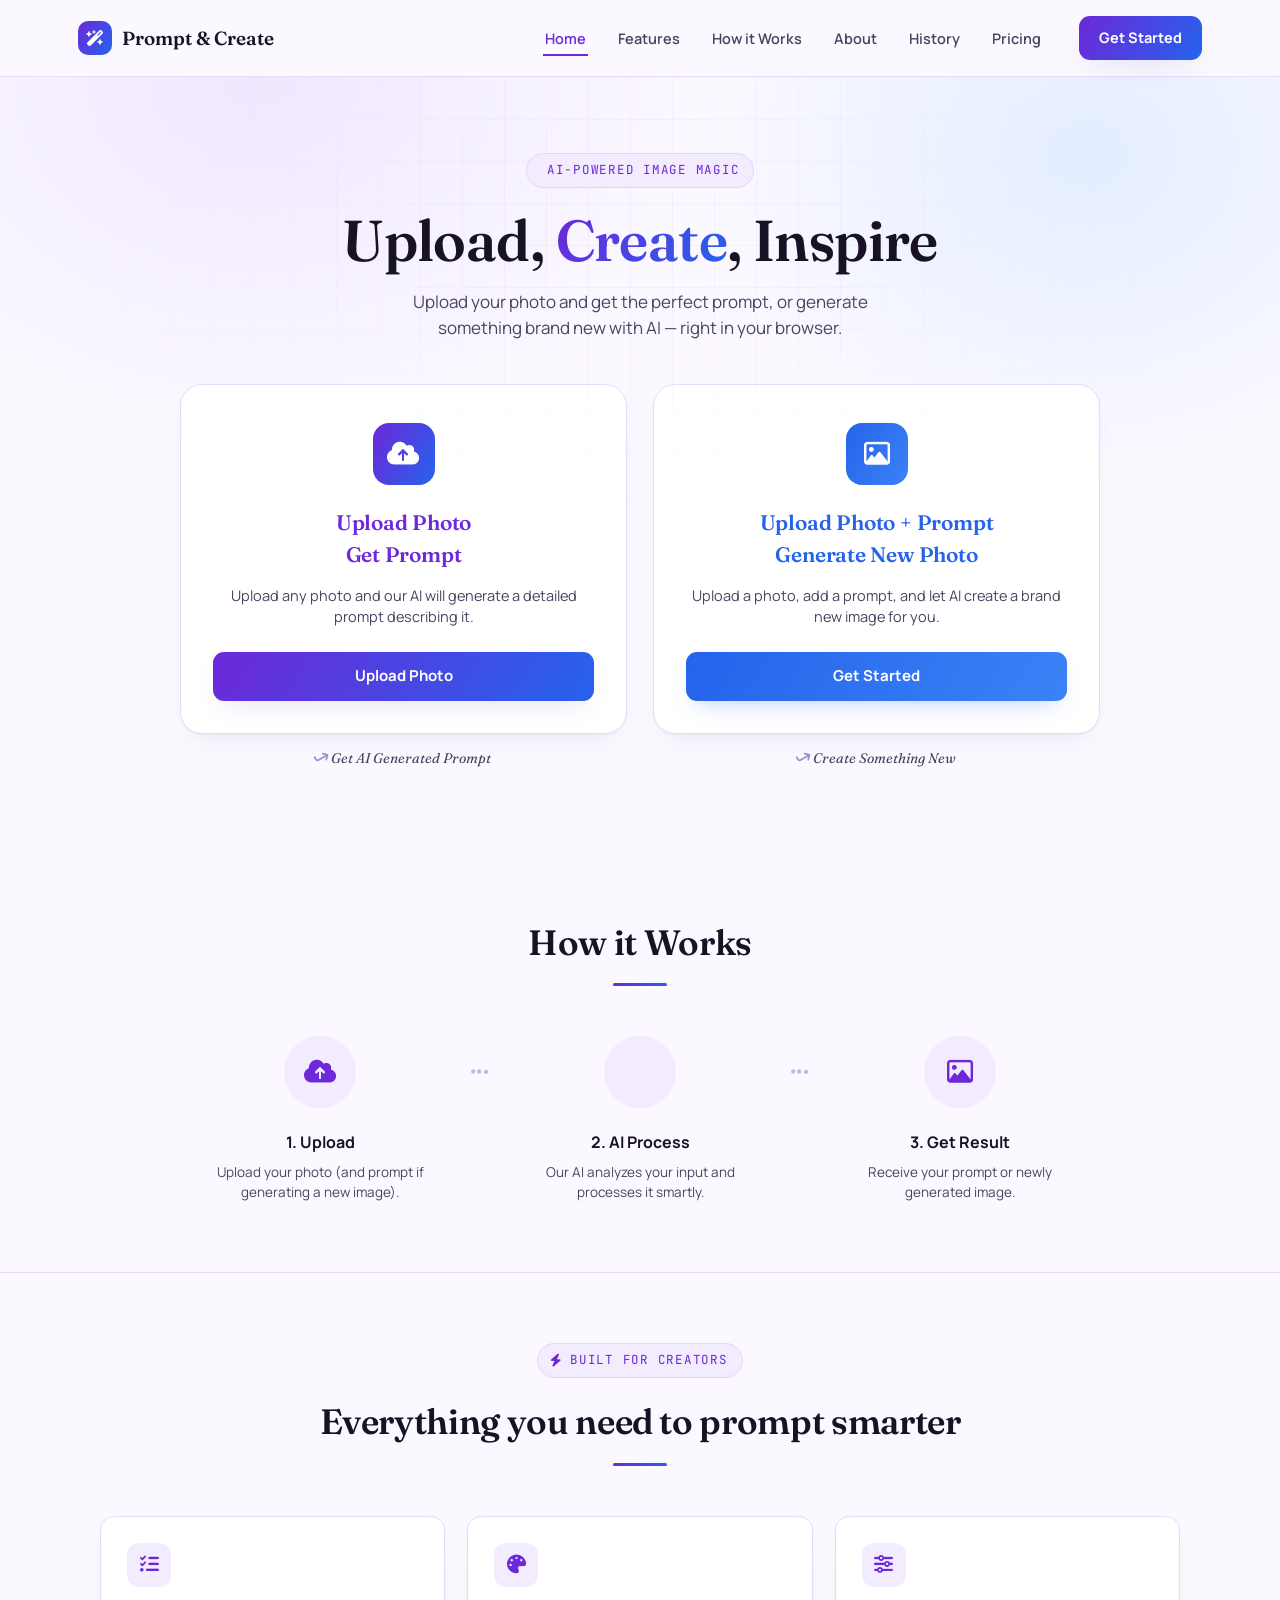
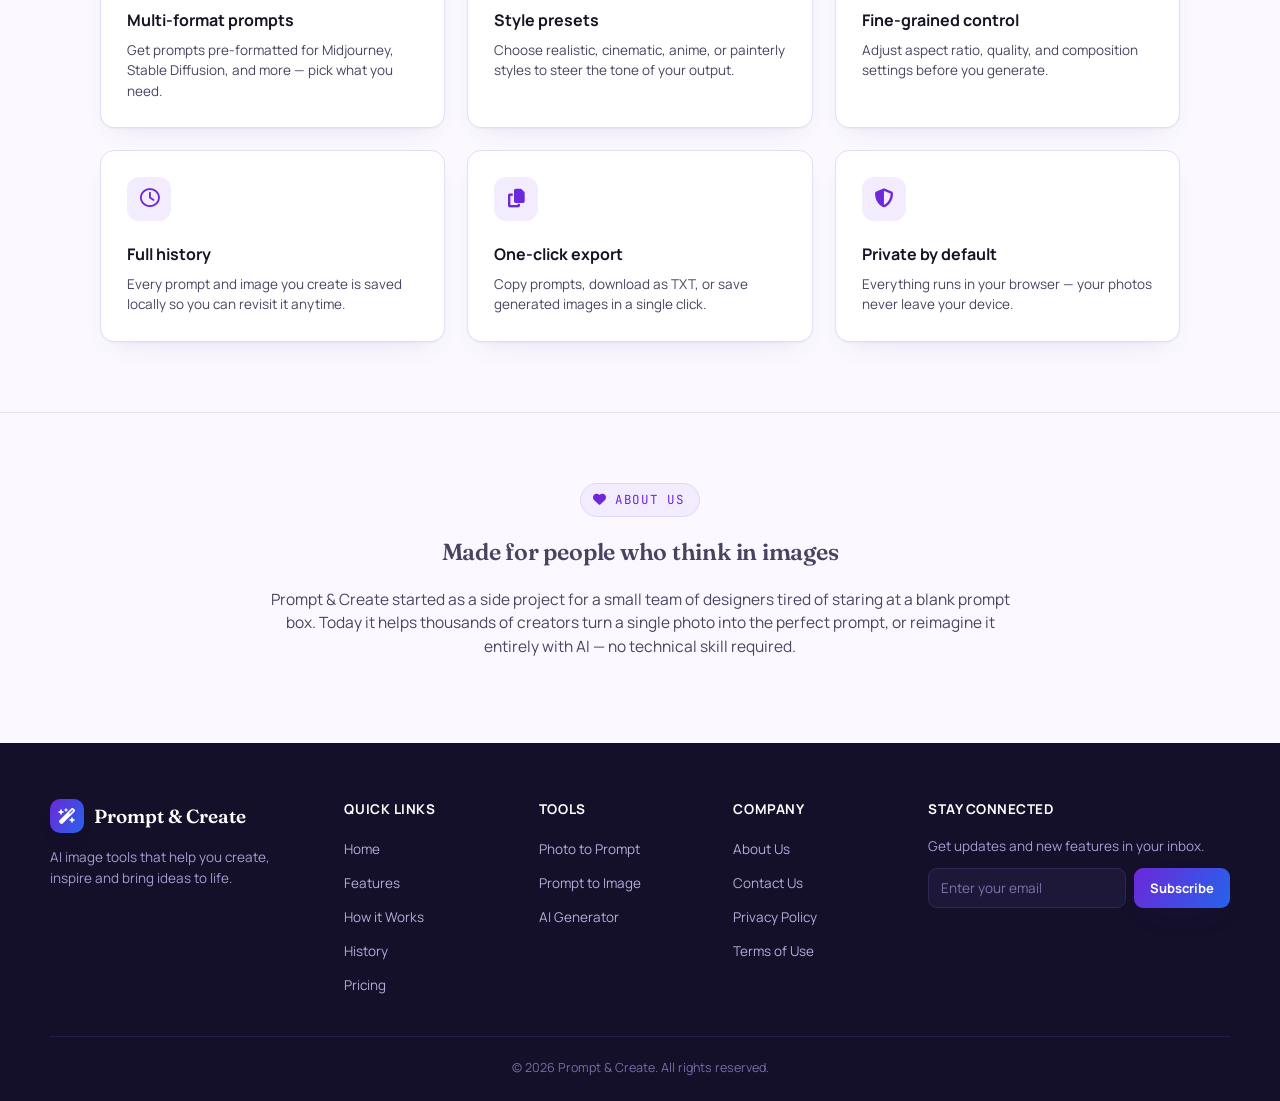
<file: index.html>
<!DOCTYPE html>
<html lang="en">
<head>
<meta charset="UTF-8">
<meta name="viewport" content="width=device-width, initial-scale=1.0">
<title>Prompt & Create — Upload, Create, Inspire</title>
<link rel="preconnect" href="https://fonts.googleapis.com">
<link href="https://fonts.googleapis.com/css2?family=Fraunces:wght@500;600;700&family=Manrope:wght@500;600;700;800&family=JetBrains+Mono:wght@500&display=swap" rel="stylesheet">
<link rel="stylesheet" href="https://cdnjs.cloudflare.com/ajax/libs/font-awesome/6.5.1/css/all.min.css">
<link rel="stylesheet" href="styles.css">
</head>
<body>

<nav class="nav">
  <div class="nav-inner" id="navInner">
    <a href="index.html" class="brand"><span class="brand-mark"><i class="fa-solid fa-wand-magic-sparkles"></i></span>Prompt & Create</a>
    <ul class="nav-links">
      <li><a href="index.html" class="active">Home</a></li>
      <li><a href="index.html#features">Features</a></li>
      <li><a href="index.html#how">How it Works</a></li>
      <li><a href="index.html#about">About</a></li>
      <li><a href="history.html">History</a></li>
      <li><a href="pricing.html">Pricing</a></li>
    </ul>
    <a href="index.html" class="btn btn-primary">Get Started</a>
    <button class="menu-toggle" id="menuToggle" aria-label="Toggle menu"><i class="fa-solid fa-bars"></i></button>
  </div>
</nav>

<header class="hero">
  <div class="hero-inner">
    <span class="eyebrow"><i class="fa-solid fa-sparkles spark"></i> AI‑Powered Image Magic</span>
    <h1>Upload, <span class="text-grad">Create</span>, Inspire</h1>
    <p class="lead">Upload your photo and get the perfect prompt, or generate something brand new with AI — right in your browser.</p>
  </div>

  <div class="option-grid">
    <div class="option-card violet">
      <div class="option-icon violet"><i class="fa-solid fa-cloud-arrow-up"></i></div>
      <h3>Upload Photo<br>Get Prompt</h3>
      <p>Upload any photo and our AI will generate a detailed prompt describing it.</p>
      <a href="photo-to-prompt.html" class="btn btn-primary">Upload Photo</a>
    </div>
    <div class="option-card blue">
      <div class="option-icon blue"><i class="fa-regular fa-image"></i></div>
      <h3>Upload Photo + Prompt<br>Generate New Photo</h3>
      <p>Upload a photo, add a prompt, and let AI create a brand new image for you.</p>
      <a href="prompt-to-image.html" class="btn btn-blue">Get Started</a>
    </div>
  </div>
  <div class="option-grid" style="margin-top:0;">
    <p class="option-tag"><i class="fa-solid fa-arrow-turn-up" style="transform:rotate(60deg); color:#9b8fce;"></i> Get AI Generated Prompt</p>
    <p class="option-tag"><i class="fa-solid fa-arrow-turn-up" style="transform:rotate(60deg); color:#9b8fce;"></i> Create Something New</p>
  </div>
</header>

<section class="section" id="how">
  <div class="section-title">
    <h2>How it Works</h2>
    <div class="rule"></div>
  </div>
  <div class="steps">
    <div class="step">
      <div class="step-icon"><i class="fa-solid fa-cloud-arrow-up"></i></div>
      <h4>1. Upload</h4>
      <p>Upload your photo (and prompt if generating a new image).</p>
    </div>
    <div class="step-link"><i class="fa-solid fa-ellipsis"></i></div>
    <div class="step">
      <div class="step-icon"><i class="fa-solid fa-sparkles"></i></div>
      <h4>2. AI Process</h4>
      <p>Our AI analyzes your input and processes it smartly.</p>
    </div>
    <div class="step-link"><i class="fa-solid fa-ellipsis"></i></div>
    <div class="step">
      <div class="step-icon"><i class="fa-regular fa-image"></i></div>
      <h4>3. Get Result</h4>
      <p>Receive your prompt or newly generated image.</p>
    </div>
  </div>
</section>

<section class="section" id="features" style="background:#fbf9ff; border-top:1px solid var(--line); border-bottom:1px solid var(--line);">
  <div class="section-title">
    <span class="eyebrow"><i class="fa-solid fa-bolt spark"></i> Built for creators</span>
    <h2 style="margin-top:18px;">Everything you need to prompt smarter</h2>
    <div class="rule"></div>
  </div>
  <div class="feature-grid">
    <div class="feature-card">
      <div class="icon"><i class="fa-solid fa-list-check"></i></div>
      <h4>Multi‑format prompts</h4>
      <p>Get prompts pre‑formatted for Midjourney, Stable Diffusion, and more — pick what you need.</p>
    </div>
    <div class="feature-card">
      <div class="icon"><i class="fa-solid fa-palette"></i></div>
      <h4>Style presets</h4>
      <p>Choose realistic, cinematic, anime, or painterly styles to steer the tone of your output.</p>
    </div>
    <div class="feature-card">
      <div class="icon"><i class="fa-solid fa-sliders"></i></div>
      <h4>Fine‑grained control</h4>
      <p>Adjust aspect ratio, quality, and composition settings before you generate.</p>
    </div>
    <div class="feature-card">
      <div class="icon"><i class="fa-regular fa-clock"></i></div>
      <h4>Full history</h4>
      <p>Every prompt and image you create is saved locally so you can revisit it anytime.</p>
    </div>
    <div class="feature-card">
      <div class="icon"><i class="fa-solid fa-copy"></i></div>
      <h4>One‑click export</h4>
      <p>Copy prompts, download as TXT, or save generated images in a single click.</p>
    </div>
    <div class="feature-card">
      <div class="icon"><i class="fa-solid fa-shield-halved"></i></div>
      <h4>Private by default</h4>
      <p>Everything runs in your browser — your photos never leave your device.</p>
    </div>
  </div>
</section>

<section class="section" id="about">
  <div class="about-wrap">
    <span class="eyebrow"><i class="fa-solid fa-heart spark"></i> About us</span>
    <h2 style="margin-top:18px;">Made for people who think in images</h2>
    <p>Prompt & Create started as a side project for a small team of designers tired of staring at a blank prompt box. Today it helps thousands of creators turn a single photo into the perfect prompt, or reimagine it entirely with AI — no technical skill required.</p>
  </div>
</section>

<footer class="site-footer">
  <div class="footer-grid">
    <div class="footer-brand">
      <a href="index.html" class="brand"><span class="brand-mark"><i class="fa-solid fa-wand-magic-sparkles"></i></span>Prompt & Create</a>
      <p>AI image tools that help you create, inspire and bring ideas to life.</p>
    </div>
    <div>
      <h5>Quick Links</h5>
      <ul>
        <li><a href="index.html" class="footlink">Home</a></li>
        <li><a href="index.html#features" class="footlink">Features</a></li>
        <li><a href="index.html#how" class="footlink">How it Works</a></li>
        <li><a href="history.html" class="footlink">History</a></li>
        <li><a href="pricing.html" class="footlink">Pricing</a></li>
      </ul>
    </div>
    <div>
      <h5>Tools</h5>
      <ul>
        <li><a href="photo-to-prompt.html" class="footlink">Photo to Prompt</a></li>
        <li><a href="prompt-to-image.html" class="footlink">Prompt to Image</a></li>
        <li><a href="#" class="footlink" data-soon="AI Generator">AI Generator</a></li>
      </ul>
    </div>
    <div>
      <h5>Company</h5>
      <ul>
        <li><a href="index.html#about" class="footlink">About Us</a></li>
        <li><a href="#" class="footlink" id="contactUsLink">Contact Us</a></li>
        <li><a href="#" class="footlink" data-soon="Privacy Policy">Privacy Policy</a></li>
        <li><a href="#" class="footlink" data-soon="Terms of Use">Terms of Use</a></li>
      </ul>
    </div>
    <div>
      <h5>Stay Connected</h5>
      <p style="font-size:13.5px; color:#a79bd1; margin-bottom:12px;">Get updates and new features in your inbox.</p>
      <form class="subscribe-row" id="subscribeForm">
        <input type="email" placeholder="Enter your email" required>
        <button type="submit" class="btn btn-primary btn-sm">Subscribe</button>
      </form>
    </div>
  </div>
  <div class="footer-bottom">&copy; 2026 Prompt & Create. All rights reserved.</div>
</footer>

<div class="toast" id="toast"><i class="fa-solid fa-circle-check ic"></i><span id="toastMsg">Done</span></div>

<script src="script.js"></script>
</body>
</html>
</file>
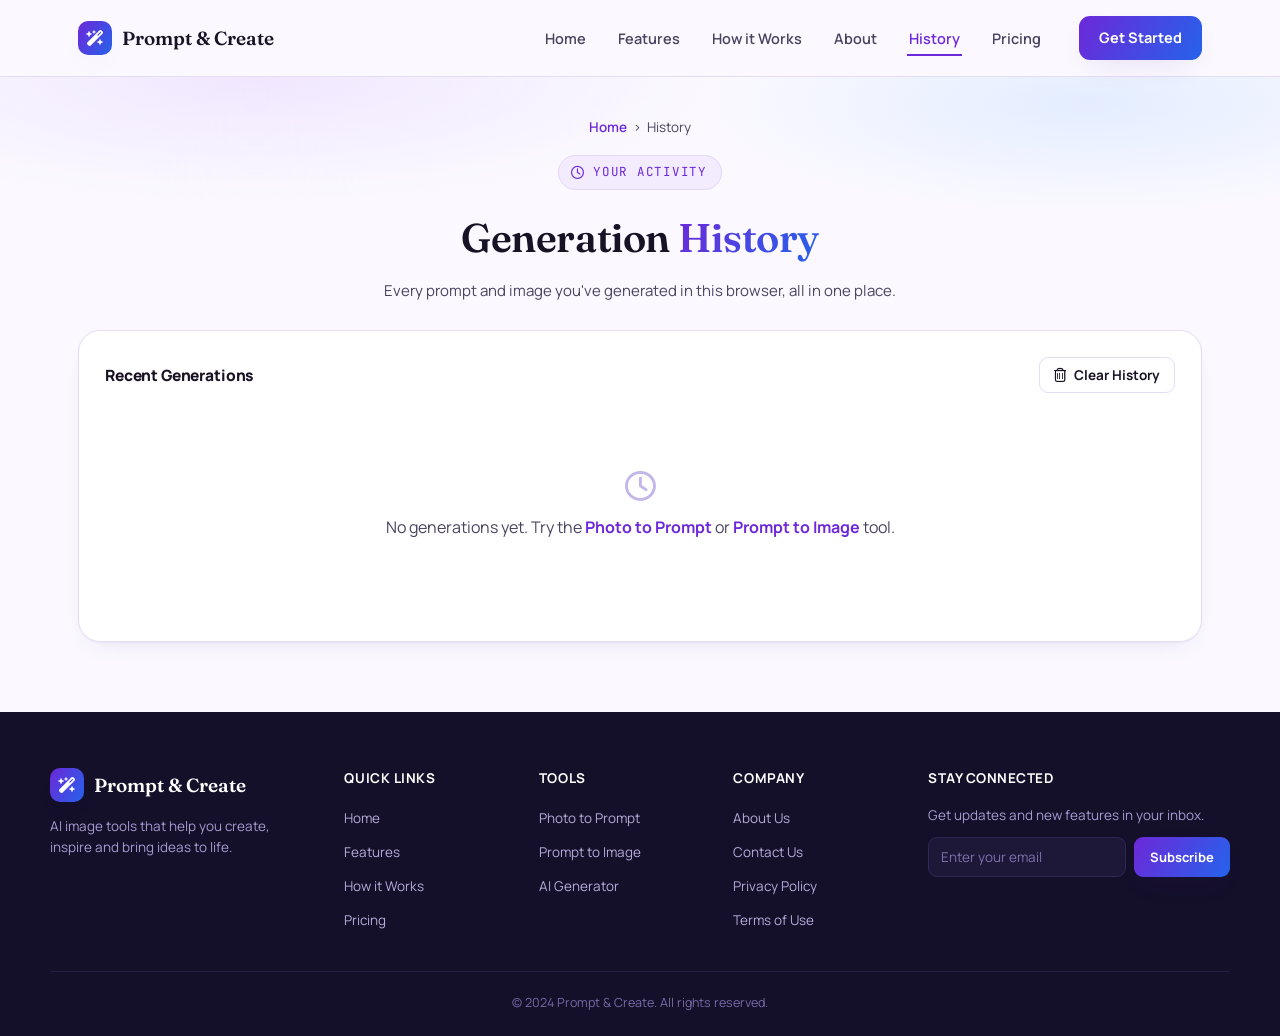
<file: history.html>
<!DOCTYPE html>
<html lang="en">
<head>
<meta charset="UTF-8">
<meta name="viewport" content="width=device-width, initial-scale=1.0">
<title>History — Prompt & Create</title>
<link rel="preconnect" href="https://fonts.googleapis.com">
<link href="https://fonts.googleapis.com/css2?family=Fraunces:wght@500;600;700&family=Manrope:wght@500;600;700;800&family=JetBrains+Mono:wght@500&display=swap" rel="stylesheet">
<link rel="stylesheet" href="https://cdnjs.cloudflare.com/ajax/libs/font-awesome/6.5.1/css/all.min.css">
<link rel="stylesheet" href="styles.css">
</head>
<body>

<nav class="nav">
  <div class="nav-inner" id="navInner">
    <a href="index.html" class="brand"><span class="brand-mark"><i class="fa-solid fa-wand-magic-sparkles"></i></span>Prompt & Create</a>
    <ul class="nav-links">
      <li><a href="index.html">Home</a></li>
      <li><a href="index.html#features">Features</a></li>
      <li><a href="index.html#how">How it Works</a></li>
      <li><a href="index.html#about">About</a></li>
      <li><a href="history.html" class="active">History</a></li>
      <li><a href="pricing.html">Pricing</a></li>
    </ul>
    <a href="index.html" class="btn btn-primary">Get Started</a>
    <button class="menu-toggle" id="menuToggle" aria-label="Toggle menu"><i class="fa-solid fa-bars"></i></button>
  </div>
</nav>

<header class="tool-header">
  <div class="crumb"><a href="index.html">Home</a><span>›</span><span>History</span></div>
  <span class="eyebrow"><i class="fa-regular fa-clock spark"></i> Your activity</span>
  <h1>Generation <span class="text-grad">History</span></h1>
  <p>Every prompt and image you've generated in this browser, all in one place.</p>
</header>

<main class="tool-body">
  <section class="panel">
    <div class="panel-head">
      <h3 style="flex:1;">Recent Generations</h3>
      <button class="btn btn-ghost btn-sm" id="clearHistoryBtn"><i class="fa-regular fa-trash-can"></i> Clear History</button>
    </div>
    <div id="historyWrap">
      <!-- filled by JS -->
    </div>
  </section>
</main>

<footer class="site-footer">
  <div class="footer-grid">
    <div class="footer-brand">
      <a href="index.html" class="brand"><span class="brand-mark"><i class="fa-solid fa-wand-magic-sparkles"></i></span>Prompt & Create</a>
      <p>AI image tools that help you create, inspire and bring ideas to life.</p>
    </div>
    <div>
      <h5>Quick Links</h5>
      <ul>
        <li><a href="index.html" class="footlink">Home</a></li>
        <li><a href="index.html#features" class="footlink">Features</a></li>
        <li><a href="index.html#how" class="footlink">How it Works</a></li>
        <li><a href="pricing.html" class="footlink">Pricing</a></li>
      </ul>
    </div>
    <div>
      <h5>Tools</h5>
      <ul>
        <li><a href="photo-to-prompt.html" class="footlink">Photo to Prompt</a></li>
        <li><a href="prompt-to-image.html" class="footlink">Prompt to Image</a></li>
        <li><a href="#" class="footlink" data-soon="AI Generator">AI Generator</a></li>
      </ul>
    </div>
    <div>
      <h5>Company</h5>
      <ul>
        <li><a href="index.html#about" class="footlink">About Us</a></li>
        <li><a href="#" class="footlink">Contact Us</a></li>
        <li><a href="#" class="footlink" data-soon="Privacy Policy">Privacy Policy</a></li>
        <li><a href="#" class="footlink" data-soon="Terms of Use">Terms of Use</a></li>
      </ul>
    </div>
    <div>
      <h5>Stay Connected</h5>
      <p style="font-size:13.5px; color:#a79bd1; margin-bottom:12px;">Get updates and new features in your inbox.</p>
      <form class="subscribe-row" id="subscribeForm">
        <input type="email" placeholder="Enter your email" required>
        <button type="submit" class="btn btn-primary btn-sm">Subscribe</button>
      </form>
    </div>
  </div>
  <div class="footer-bottom">&copy; 2024 Prompt & Create. All rights reserved.</div>
</footer>

<div class="toast" id="toast"><i class="fa-solid fa-circle-check ic"></i><span id="toastMsg">Done</span></div>

<script src="script.js"></script>
</body>
</html>
</file>
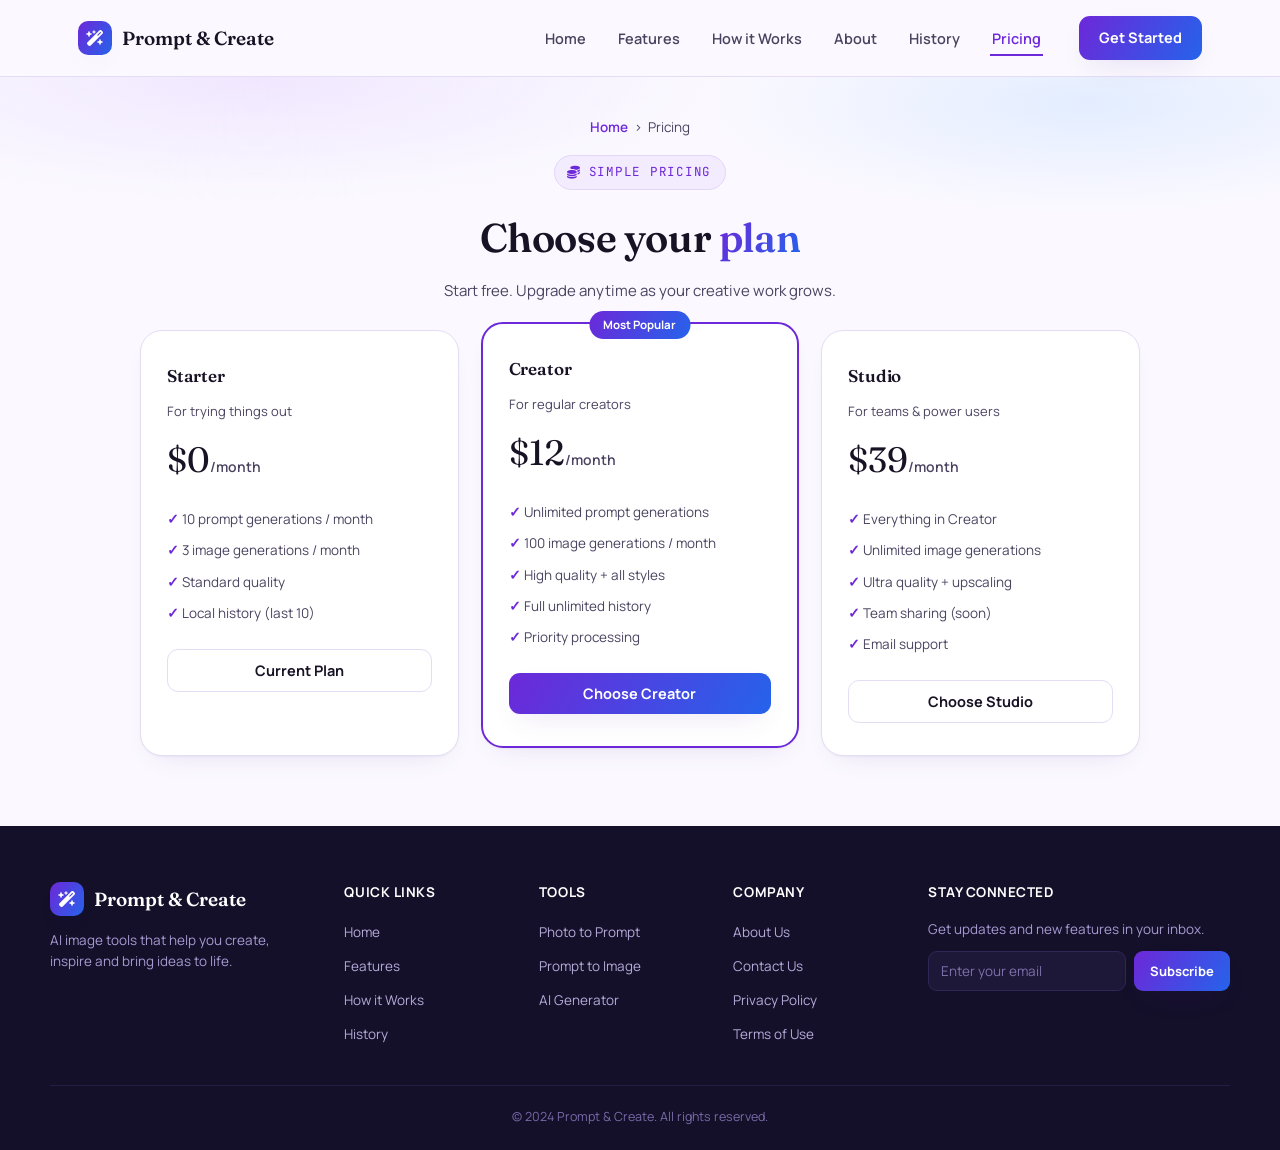
<file: pricing.html>
<!DOCTYPE html>
<html lang="en">
<head>
<meta charset="UTF-8">
<meta name="viewport" content="width=device-width, initial-scale=1.0">
<title>Pricing — Prompt & Create</title>
<link rel="preconnect" href="https://fonts.googleapis.com">
<link href="https://fonts.googleapis.com/css2?family=Fraunces:wght@500;600;700&family=Manrope:wght@500;600;700;800&family=JetBrains+Mono:wght@500&display=swap" rel="stylesheet">
<link rel="stylesheet" href="https://cdnjs.cloudflare.com/ajax/libs/font-awesome/6.5.1/css/all.min.css">
<link rel="stylesheet" href="styles.css">
</head>
<body>

<nav class="nav">
  <div class="nav-inner" id="navInner">
    <a href="index.html" class="brand"><span class="brand-mark"><i class="fa-solid fa-wand-magic-sparkles"></i></span>Prompt & Create</a>
    <ul class="nav-links">
      <li><a href="index.html">Home</a></li>
      <li><a href="index.html#features">Features</a></li>
      <li><a href="index.html#how">How it Works</a></li>
      <li><a href="index.html#about">About</a></li>
      <li><a href="history.html">History</a></li>
      <li><a href="pricing.html" class="active">Pricing</a></li>
    </ul>
    <a href="index.html" class="btn btn-primary">Get Started</a>
    <button class="menu-toggle" id="menuToggle" aria-label="Toggle menu"><i class="fa-solid fa-bars"></i></button>
  </div>
</nav>

<header class="tool-header">
  <div class="crumb"><a href="index.html">Home</a><span>›</span><span>Pricing</span></div>
  <span class="eyebrow"><i class="fa-solid fa-coins spark"></i> Simple pricing</span>
  <h1>Choose your <span class="text-grad">plan</span></h1>
  <p>Start free. Upgrade anytime as your creative work grows.</p>
</header>

<main class="tool-body">
  <div class="pricing-grid">
    <div class="price-card">
      <h3>Starter</h3>
      <p style="font-size:13px; color:var(--ink-soft);">For trying things out</p>
      <div class="price">$0<span>/month</span></div>
      <ul>
        <li>10 prompt generations / month</li>
        <li>3 image generations / month</li>
        <li>Standard quality</li>
        <li>Local history (last 10)</li>
      </ul>
      <button class="btn btn-ghost btn-full plan-btn" data-plan="Starter">Current Plan</button>
    </div>
    <div class="price-card featured">
      <span class="badge">Most Popular</span>
      <h3>Creator</h3>
      <p style="font-size:13px; color:var(--ink-soft);">For regular creators</p>
      <div class="price">$12<span>/month</span></div>
      <ul>
        <li>Unlimited prompt generations</li>
        <li>100 image generations / month</li>
        <li>High quality + all styles</li>
        <li>Full unlimited history</li>
        <li>Priority processing</li>
      </ul>
      <button class="btn btn-primary btn-full plan-btn" data-plan="Creator">Choose Creator</button>
    </div>
    <div class="price-card">
      <h3>Studio</h3>
      <p style="font-size:13px; color:var(--ink-soft);">For teams & power users</p>
      <div class="price">$39<span>/month</span></div>
      <ul>
        <li>Everything in Creator</li>
        <li>Unlimited image generations</li>
        <li>Ultra quality + upscaling</li>
        <li>Team sharing (soon)</li>
        <li>Email support</li>
      </ul>
      <button class="btn btn-ghost btn-full plan-btn" data-plan="Studio">Choose Studio</button>
    </div>
  </div>
</main>

<footer class="site-footer">
  <div class="footer-grid">
    <div class="footer-brand">
      <a href="index.html" class="brand"><span class="brand-mark"><i class="fa-solid fa-wand-magic-sparkles"></i></span>Prompt & Create</a>
      <p>AI image tools that help you create, inspire and bring ideas to life.</p>
    </div>
    <div>
      <h5>Quick Links</h5>
      <ul>
        <li><a href="index.html" class="footlink">Home</a></li>
        <li><a href="index.html#features" class="footlink">Features</a></li>
        <li><a href="index.html#how" class="footlink">How it Works</a></li>
        <li><a href="history.html" class="footlink">History</a></li>
      </ul>
    </div>
    <div>
      <h5>Tools</h5>
      <ul>
        <li><a href="photo-to-prompt.html" class="footlink">Photo to Prompt</a></li>
        <li><a href="prompt-to-image.html" class="footlink">Prompt to Image</a></li>
        <li><a href="#" class="footlink" data-soon="AI Generator">AI Generator</a></li>
      </ul>
    </div>
    <div>
      <h5>Company</h5>
      <ul>
        <li><a href="index.html#about" class="footlink">About Us</a></li>
        <li><a href="#" class="footlink">Contact Us</a></li>
        <li><a href="#" class="footlink" data-soon="Privacy Policy">Privacy Policy</a></li>
        <li><a href="#" class="footlink" data-soon="Terms of Use">Terms of Use</a></li>
      </ul>
    </div>
    <div>
      <h5>Stay Connected</h5>
      <p style="font-size:13.5px; color:#a79bd1; margin-bottom:12px;">Get updates and new features in your inbox.</p>
      <form class="subscribe-row" id="subscribeForm">
        <input type="email" placeholder="Enter your email" required>
        <button type="submit" class="btn btn-primary btn-sm">Subscribe</button>
      </form>
    </div>
  </div>
  <div class="footer-bottom">&copy; 2024 Prompt & Create. All rights reserved.</div>
</footer>

<div class="toast" id="toast"><i class="fa-solid fa-circle-check ic"></i><span id="toastMsg">Done</span></div>

<script src="script.js"></script>
</body>
</html>
</file>
<file: styles.css>
/* ============================================
   PromptLens — built by Anurag Mishra
   github.com/anurag2882 | linkedin.com/in/anuragmishra27
   Licensed under the MIT License
   ============================================ */

/* ============================================
   Prompt & Create — design tokens
   ============================================ */
:root {
  --ink: #181225;
  --ink-soft: #4a4360;
  --mist: #efe9fb;
  --paper: #fbf9ff;
  --violet: #6d28d9;
  --violet-bright: #8b5cf6;
  --blue: #2563eb;
  --blue-bright: #3b82f6;
  --line: #e4ddf5;
  --good: #15803d;
  --good-bg: #ecfdf3;

  --grad-brand: linear-gradient(120deg, var(--violet) 0%, var(--blue) 100%);
  --grad-glow: radial-gradient(60% 80% at 20% 0%, #f0e7ff 0%, rgba(240,231,255,0) 60%),
               radial-gradient(50% 70% at 85% 10%, #e3edff 0%, rgba(227,237,255,0) 60%);

  --font-display: "Fraunces", "Iowan Old Style", serif;
  --font-body: "Manrope", -apple-system, BlinkMacSystemFont, "Segoe UI", sans-serif;
  --font-mono: "JetBrains Mono", ui-monospace, SFMono-Regular, monospace;

  --radius-lg: 22px;
  --radius-md: 14px;
  --radius-sm: 9px;
  --shadow-soft: 0 10px 30px -12px rgba(76, 29, 149, 0.18);
  --shadow-card: 0 1px 2px rgba(24,18,37,0.04), 0 12px 28px -16px rgba(76,29,149,0.16);
}

* { box-sizing: border-box; }
html { scroll-behavior: smooth; }

body {
  margin: 0;
  font-family: var(--font-body);
  color: var(--ink);
  background: var(--paper);
  -webkit-font-smoothing: antialiased;
  line-height: 1.5;
}

a { color: inherit; text-decoration: none; }
img { max-width: 100%; display: block; }
button { font-family: inherit; cursor: pointer; }

.container {
  max-width: 1180px;
  margin: 0 auto;
  padding: 0 28px;
}

/* ---------- focus ---------- */
:focus-visible {
  outline: 2.5px solid var(--violet-bright);
  outline-offset: 2px;
  border-radius: 6px;
}

/* ---------- typography helpers ---------- */
.eyebrow {
  display: inline-flex;
  align-items: center;
  gap: 8px;
  font-family: var(--font-mono);
  font-size: 12.5px;
  letter-spacing: 0.06em;
  text-transform: uppercase;
  color: var(--violet);
  background: #f3ecff;
  border: 1px solid #e3d6fb;
  padding: 7px 14px 7px 12px;
  border-radius: 100px;
}
.eyebrow .spark { font-size: 13px; }

h1, h2, h3 { font-family: var(--font-display); font-weight: 600; margin: 0; letter-spacing: -0.01em; }

.text-grad {
  background: var(--grad-brand);
  -webkit-background-clip: text;
  background-clip: text;
  color: transparent;
}

/* ---------- top nav ---------- */
.nav {
  position: sticky;
  top: 0;
  z-index: 50;
  background: rgba(251,249,255,0.86);
  backdrop-filter: blur(10px);
  border-bottom: 1px solid var(--line);
}
.nav-inner {
  max-width: 1180px;
  margin: 0 auto;
  padding: 16px 28px;
  display: flex;
  align-items: center;
  gap: 36px;
}
.brand {
  display: flex;
  align-items: center;
  gap: 10px;
  font-family: var(--font-display);
  font-size: 19px;
  font-weight: 600;
  color: var(--ink);
  margin-right: auto;
}
.brand-mark {
  width: 34px; height: 34px;
  border-radius: 10px;
  background: var(--grad-brand);
  display: grid;
  place-items: center;
  color: white;
  font-size: 16px;
  flex: none;
  box-shadow: var(--shadow-soft);
}
.nav-links {
  display: flex;
  align-items: center;
  gap: 28px;
  list-style: none;
  margin: 0; padding: 0;
}
.nav-links a {
  font-size: 14.5px;
  font-weight: 600;
  color: var(--ink-soft);
  padding: 6px 2px;
  border-bottom: 2px solid transparent;
  transition: color .15s ease, border-color .15s ease;
}
.nav-links a:hover { color: var(--ink); }
.nav-links a.active { color: var(--violet); border-color: var(--violet); }

.btn {
  display: inline-flex;
  align-items: center;
  justify-content: center;
  gap: 8px;
  font-weight: 700;
  font-size: 14.5px;
  border: none;
  border-radius: 11px;
  padding: 11px 20px;
  transition: transform .15s ease, box-shadow .15s ease, opacity .15s ease, filter .15s ease;
}
.btn:active { transform: translateY(1px); }
.btn-primary {
  background: var(--grad-brand);
  color: #fff;
  box-shadow: var(--shadow-soft);
}
.btn-primary:hover { filter: brightness(1.06); box-shadow: 0 14px 32px -10px rgba(76,29,149,0.34); }
.btn-blue { background: linear-gradient(120deg, #2563eb, #3b82f6); color: #fff; box-shadow: 0 10px 26px -12px rgba(37,99,235,0.4); }
.btn-blue:hover { filter: brightness(1.06); }
.btn-ghost {
  background: #fff;
  border: 1px solid var(--line);
  color: var(--ink);
}
.btn-ghost:hover { border-color: #c9b9f0; background: #faf7ff; }
.btn-sm { padding: 8px 14px; font-size: 13.5px; border-radius: 9px; }
.btn:disabled { opacity: .55; cursor: not-allowed; filter: none !important; transform: none !important; }
.btn-full { width: 100%; }

.menu-toggle { display: none; }

/* ---------- hero ---------- */
.hero {
  position: relative;
  text-align: center;
  padding: 76px 28px 64px;
  background: var(--grad-glow);
  overflow: hidden;
}
.hero::before {
  content: "";
  position: absolute;
  inset: 0;
  background-image:
    linear-gradient(rgba(109,40,217,0.05) 1px, transparent 1px),
    linear-gradient(90deg, rgba(109,40,217,0.05) 1px, transparent 1px);
  background-size: 42px 42px;
  -webkit-mask-image: radial-gradient(60% 60% at 50% 20%, black, transparent 75%);
  mask-image: radial-gradient(60% 60% at 50% 20%, black, transparent 75%);
  pointer-events: none;
}
.hero-inner { position: relative; max-width: 760px; margin: 0 auto; }
.hero h1 {
  font-size: clamp(2.4rem, 5vw, 3.6rem);
  line-height: 1.06;
  margin: 22px 0 18px;
}
.hero p.lead {
  font-size: 17px;
  color: var(--ink-soft);
  max-width: 540px;
  margin: 0 auto 44px;
}

/* breadcrumb for tool pages */
.crumb {
  font-size: 13.5px;
  color: var(--ink-soft);
  margin-bottom: 18px;
  display: flex;
  gap: 6px;
  justify-content: center;
}
.crumb a { color: var(--violet); font-weight: 600; }

/* ---------- option cards (home) ---------- */
.option-grid {
  display: grid;
  grid-template-columns: 1fr 1fr;
  gap: 26px;
  max-width: 920px;
  margin: 0 auto;
  text-align: left;
}
.option-card {
  background: #fff;
  border: 1px solid var(--line);
  border-radius: var(--radius-lg);
  padding: 38px 32px 32px;
  text-align: center;
  box-shadow: var(--shadow-card);
  transition: transform .2s ease, box-shadow .2s ease;
}
.option-card:hover { transform: translateY(-4px); box-shadow: 0 20px 40px -18px rgba(76,29,149,0.28); }
.option-icon {
  width: 62px; height: 62px;
  border-radius: 16px;
  display: grid; place-items: center;
  margin: 0 auto 22px;
  font-size: 26px;
  color: #fff;
}
.option-icon.violet { background: var(--grad-brand); }
.option-icon.blue { background: linear-gradient(120deg,#2563eb,#3b82f6); }
.option-card h3 { font-size: 21px; margin-bottom: 10px; }
.option-card.violet h3 { color: var(--violet); }
.option-card.blue h3 { color: var(--blue); }
.option-card p { color: var(--ink-soft); font-size: 14.5px; margin-bottom: 24px; }
.option-card .btn { width: 100%; padding: 13px; font-size: 15px; }
.option-tag {
  text-align: center;
  margin-top: 14px;
  font-family: var(--font-display);
  font-style: italic;
  color: var(--ink-soft);
  font-size: 14px;
}

/* ---------- how it works ---------- */
.section { padding: 70px 28px; }
.section-title { text-align: center; margin-bottom: 50px; }
.section-title h2 { font-size: clamp(1.7rem,3vw,2.2rem); }
.section-title .rule {
  width: 54px; height: 3px; background: var(--grad-brand);
  margin: 14px auto 0; border-radius: 2px;
}

.steps {
  display: flex;
  justify-content: center;
  align-items: flex-start;
  gap: 0;
  max-width: 920px;
  margin: 0 auto;
  flex-wrap: wrap;
}
.step { width: 230px; text-align: center; position: relative; }
.step-icon {
  width: 72px; height: 72px;
  border-radius: 50%;
  display: grid; place-items: center;
  margin: 0 auto 18px;
  font-size: 26px;
}
.step:nth-child(1) .step-icon, .step:nth-child(5) .step-icon { background: #f3ecff; color: var(--violet); }
.step:nth-child(3) .step-icon { background: #f3ecff; color: var(--violet); }
.step h4 { font-size: 16px; margin-bottom: 8px; font-family: var(--font-body); font-weight: 700; }
.step p { font-size: 13.5px; color: var(--ink-soft); margin: 0; padding: 0 6px; }
.step-link {
  flex: none;
  width: 90px;
  height: 72px;
  display: flex;
  align-items: center;
  justify-content: center;
  color: #c4b7e8;
  font-size: 20px;
}
@media (max-width: 760px) { .step-link { display: none; } }

/* features grid (used on home) */
.feature-grid {
  display: grid;
  grid-template-columns: repeat(3, 1fr);
  gap: 22px;
  max-width: 1080px;
  margin: 0 auto;
}
.feature-card {
  background: #fff;
  border: 1px solid var(--line);
  border-radius: var(--radius-md);
  padding: 26px;
  box-shadow: var(--shadow-card);
}
.feature-card .icon {
  width: 44px; height: 44px;
  border-radius: 12px;
  background: #f3ecff;
  color: var(--violet);
  display: grid; place-items: center;
  font-size: 19px;
  margin-bottom: 16px;
}
.feature-card h4 { font-size: 16px; margin-bottom: 8px; font-family: var(--font-body); font-weight: 700; }
.feature-card p { font-size: 13.5px; color: var(--ink-soft); margin: 0; }

/* about */
.about-wrap {
  max-width: 760px;
  margin: 0 auto;
  text-align: center;
  color: var(--ink-soft);
  font-size: 15.5px;
}
.about-wrap h2 { margin-bottom: 18px; }

/* ---------- footer ---------- */
.site-footer {
  background: #14102a;
  color: #cdc4e8;
  padding: 56px 28px 24px;
}
.footer-grid {
  max-width: 1180px;
  margin: 0 auto;
  display: grid;
  grid-template-columns: 1.6fr 1fr 1fr 1fr 1.4fr;
  gap: 28px;
}
.footer-brand .brand { color: #fff; margin-bottom: 14px; }
.footer-brand p { font-size: 13.5px; color: #a79bd1; max-width: 240px; }
.footer-socials { display: flex; gap: 12px; margin-top: 18px; }
.footer-socials a {
  width: 34px; height: 34px;
  border-radius: 50%;
  background: #211a3f;
  display: grid; place-items: center;
  color: #cdc4e8;
  font-size: 14px;
  transition: background .15s ease, color .15s ease;
}
.footer-socials a:hover { background: var(--grad-brand); color: #fff; }
.site-footer h5 { font-size: 13.5px; text-transform: uppercase; letter-spacing: .04em; color: #fff; margin: 0 0 16px; font-family: var(--font-body); }
.site-footer ul { list-style: none; margin: 0; padding: 0; display: flex; flex-direction: column; gap: 10px; }
.site-footer a.footlink { font-size: 13.5px; color: #b6abd9; transition: color .15s ease; }
.site-footer a.footlink:hover { color: #fff; }
.subscribe-row { display: flex; gap: 8px; margin-top: 4px; }
.subscribe-row input {
  flex: 1;
  min-width: 0;
  background: #1d1738;
  border: 1px solid #312756;
  border-radius: 9px;
  padding: 10px 12px;
  color: #fff;
  font-size: 13.5px;
  font-family: inherit;
}
.subscribe-row input::placeholder { color: #7e72ab; }
.subscribe-row .btn { padding: 10px 16px; font-size: 13px; white-space: nowrap; }
.footer-bottom {
  max-width: 1180px;
  margin: 40px auto 0;
  padding-top: 22px;
  border-top: 1px solid #241d44;
  text-align: center;
  font-size: 12.5px;
  color: #786ba8;
}

/* ===========================================================
   TOOL PAGES (Photo→Prompt, Prompt→Image)
   =========================================================== */
.tool-header { text-align: center; padding: 40px 28px 36px; background: var(--grad-glow); }
.tool-header h1 { font-size: clamp(1.8rem, 3.4vw, 2.5rem); margin: 18px 0 12px; }
.tool-header .arrow { color: var(--violet); margin: 0 6px; }
.tool-header p { color: var(--ink-soft); font-size: 15px; margin: 0; }

.tool-body { max-width: 1180px; margin: -8px auto 70px; padding: 0 28px; }
.tool-grid {
  display: grid;
  grid-template-columns: 1fr 1fr;
  gap: 24px;
  align-items: start;
}
.panel {
  background: #fff;
  border: 1px solid var(--line);
  border-radius: var(--radius-lg);
  padding: 26px;
  box-shadow: var(--shadow-card);
}
.panel-head {
  display: flex;
  align-items: center;
  gap: 10px;
  margin-bottom: 18px;
}
.panel-head .num {
  width: 26px; height: 26px;
  border-radius: 8px;
  background: #f3ecff;
  color: var(--violet);
  display: grid; place-items: center;
  font-size: 13px;
}
.panel-head h3 { font-size: 15.5px; font-family: var(--font-body); font-weight: 800; flex: 1; }
.status-pill {
  font-size: 12px;
  font-weight: 700;
  padding: 5px 11px;
  border-radius: 100px;
  background: #f2f2f2;
  color: #777;
  display: inline-flex;
  align-items: center;
  gap: 5px;
}
.status-pill.ready { background: var(--good-bg); color: var(--good); }

/* dropzone */
.dropzone {
  border: 2px dashed #d6c6f7;
  border-radius: var(--radius-md);
  background: #fbf8ff;
  padding: 44px 20px;
  text-align: center;
  cursor: pointer;
  transition: border-color .15s ease, background .15s ease;
  position: relative;
}
.dropzone.drag { border-color: var(--violet); background: #f4edff; }
.dropzone .dz-icon { font-size: 30px; color: var(--violet); margin-bottom: 14px; }
.dropzone p.dz-main { font-weight: 700; font-size: 15px; margin: 0 0 4px; }
.dropzone p.dz-or { font-size: 12px; color: #b5a8d8; margin: 8px 0; text-transform: uppercase; letter-spacing: .05em; }
.dropzone p.dz-hint { font-size: 12px; color: var(--ink-soft); margin: 12px 0 0; }
.dropzone input[type=file] { display: none; }

.preview-wrap { margin-top: 16px; position: relative; border-radius: var(--radius-md); overflow: hidden; border: 1px solid var(--line); }
.preview-wrap img { width: 100%; max-height: 280px; object-fit: cover; display: block; }
.preview-remove {
  position: absolute; top: 10px; right: 10px;
  width: 28px; height: 28px;
  border-radius: 50%;
  border: none;
  background: rgba(20,16,40,0.65);
  color: #fff;
  font-size: 14px;
  display: grid; place-items: center;
}

.opt-label { font-size: 13.5px; font-weight: 700; margin: 22px 0 12px; color: var(--ink); }
.check-grid { display: grid; grid-template-columns: 1fr 1fr; gap: 12px 18px; }
.check-row { display: flex; align-items: center; gap: 9px; font-size: 14px; color: var(--ink); }
.check-row input { width: 17px; height: 17px; accent-color: var(--violet); }

.select-field {
  width: 100%;
  padding: 11px 12px;
  border-radius: 10px;
  border: 1px solid var(--line);
  background: #fff url('data:image/svg+xml;utf8,<svg xmlns="http://www.w3.org/2000/svg" width="14" height="14" fill="%236d28d9" viewBox="0 0 16 16"><path d="M8 11 3 6h10z"/></svg>') no-repeat right 12px center;
  appearance: none;
  font-family: inherit;
  font-size: 14px;
  color: var(--ink);
}

.textarea-field {
  width: 100%;
  min-height: 120px;
  resize: vertical;
  border: 1px solid var(--line);
  border-radius: 10px;
  padding: 12px 14px;
  font-family: inherit;
  font-size: 14px;
  color: var(--ink);
  background: #fff;
}
.textarea-field::placeholder { color: #b3a8d0; }
.char-count { text-align: right; font-size: 11.5px; color: #b3a8d0; margin-top: 6px; }

.prompt-result {
  border: 1px solid var(--line);
  border-radius: var(--radius-md);
  padding: 18px;
  background: #fbf9ff;
  font-size: 14px;
  line-height: 1.7;
  color: var(--ink);
  min-height: 120px;
  white-space: pre-wrap;
}
.result-actions { display: flex; gap: 10px; margin-top: 16px; flex-wrap: wrap; }
.result-actions .btn { flex: 1; min-width: 140px; }

.tip-box {
  margin-top: 16px;
  display: flex;
  gap: 10px;
  align-items: flex-start;
  background: #eef4ff;
  border: 1px solid #d8e6ff;
  border-radius: 12px;
  padding: 13px 15px;
  font-size: 13px;
  color: #2c4a86;
}
.tip-box .ic { font-size: 15px; }

.empty-state {
  min-height: 220px;
  display: flex;
  flex-direction: column;
  align-items: center;
  justify-content: center;
  text-align: center;
  color: #b3a8d0;
  gap: 10px;
}
.empty-state .ic { font-size: 30px; }

/* loading shimmer */
.loading-bar {
  height: 6px;
  border-radius: 4px;
  background: #ece4fb;
  overflow: hidden;
  margin: 18px 0 4px;
}
.loading-bar span {
  display: block;
  height: 100%;
  width: 40%;
  background: var(--grad-brand);
  border-radius: 4px;
  animation: load-sweep 1.1s ease-in-out infinite;
}
@keyframes load-sweep {
  0% { transform: translateX(-100%); }
  100% { transform: translateX(350%); }
}
.loading-label { font-size: 13px; color: var(--ink-soft); text-align: center; margin-top: 6px; }

/* aspect ratio + style chips */
.chip-row { display: flex; gap: 8px; flex-wrap: wrap; }
.chip {
  border: 1px solid var(--line);
  background: #fff;
  border-radius: 9px;
  padding: 8px 14px;
  font-size: 13.5px;
  font-weight: 700;
  color: var(--ink-soft);
}
.chip.active { border-color: var(--violet); color: var(--violet); background: #f6f0ff; }

.field-row { display: grid; grid-template-columns: repeat(3,1fr); gap: 18px; margin-top: 8px; }
.field-row .field-block label { font-size: 12.5px; font-weight: 700; display: block; margin-bottom: 8px; color: var(--ink-soft); text-transform: uppercase; letter-spacing: .03em; }

.toggle-row { display: flex; align-items: center; justify-content: space-between; gap: 10px; }
.toggle-list { display: flex; flex-direction: column; gap: 16px; margin-top: 16px; }
.toggle-label { font-size: 13.5px; font-weight: 700; display: flex; align-items: center; gap: 6px; }
.toggle-label .info { color: #b3a8d0; font-size: 12px; cursor: help; }

.switch { position: relative; width: 42px; height: 24px; flex: none; }
.switch input { opacity: 0; width: 0; height: 0; }
.switch .track {
  position: absolute; inset: 0; background: #e1d8f5; border-radius: 100px; transition: background .15s ease;
}
.switch .track::before {
  content: ""; position: absolute; width: 18px; height: 18px; left: 3px; top: 3px;
  background: #fff; border-radius: 50%; transition: transform .15s ease;
  box-shadow: 0 1px 3px rgba(0,0,0,0.25);
}
.switch input:checked + .track { background: var(--grad-brand); }
.switch input:checked + .track::before { transform: translateX(18px); }

.result-panel { margin-top: 22px; }
.result-compare {
  display: grid;
  grid-template-columns: 1fr 50px 1fr;
  align-items: center;
  gap: 12px;
}
.compare-col { text-align: center; }
.compare-col span.label { font-size: 12px; font-weight: 700; color: var(--ink-soft); display: flex; align-items: center; justify-content: center; gap: 6px; margin-bottom: 10px; }
.compare-img-box {
  border-radius: 12px;
  border: 1px solid var(--line);
  overflow: hidden;
  aspect-ratio: 1/1;
  display: flex;
  align-items: center;
  justify-content: center;
  background: #fbf9ff;
}
.compare-img-box img { width: 100%; height: 100%; object-fit: cover; }
.compare-arrow {
  width: 38px; height: 38px;
  border-radius: 50%;
  background: #fff;
  border: 1px solid var(--line);
  display: grid; place-items: center;
  margin: 0 auto;
  color: var(--violet);
}
.compare-img-box.placeholder { flex-direction: column; gap: 8px; color: #c3b6e8; font-size: 13px; }
.compare-img-box.placeholder .ic { font-size: 24px; }

/* history page */
.history-table {
  width: 100%;
  border-collapse: collapse;
  background: #fff;
  border: 1px solid var(--line);
  border-radius: var(--radius-md);
  overflow: hidden;
}
.history-table th, .history-table td {
  text-align: left;
  padding: 14px 16px;
  font-size: 13.5px;
  border-bottom: 1px solid var(--line);
}
.history-table th { background: #f8f5ff; color: var(--ink-soft); text-transform: uppercase; font-size: 11.5px; letter-spacing: .04em; }
.history-table tr:last-child td { border-bottom: none; }
.history-thumb { width: 46px; height: 46px; border-radius: 8px; object-fit: cover; background: #eee; }
.tag-pill { font-size: 11.5px; font-weight: 700; padding: 4px 10px; border-radius: 100px; }
.tag-pill.prompt { background: #f3ecff; color: var(--violet); }
.tag-pill.image { background: #eaf1ff; color: var(--blue); }
.icon-btn { background: none; border: none; color: var(--ink-soft); font-size: 15px; padding: 6px; border-radius: 7px; }
.icon-btn:hover { background: #f3ecff; color: var(--violet); }
.empty-history { text-align: center; padding: 60px 20px; color: var(--ink-soft); }

/* pricing */
.pricing-grid { display: grid; grid-template-columns: repeat(3,1fr); gap: 22px; max-width: 1000px; margin: 0 auto; }
.price-card { background: #fff; border: 1px solid var(--line); border-radius: var(--radius-lg); padding: 32px 26px; box-shadow: var(--shadow-card); position: relative; }
.price-card.featured { border: 2px solid var(--violet); transform: translateY(-8px); }
.price-card .badge { position: absolute; top: -13px; left: 50%; transform: translateX(-50%); background: var(--grad-brand); color: #fff; font-size: 11.5px; font-weight: 700; padding: 5px 14px; border-radius: 100px; }
.price-card h3 { font-size: 17px; margin-bottom: 6px; }
.price-card .price { font-family: var(--font-display); font-size: 2.2rem; margin: 10px 0; }
.price-card .price span { font-size: 14px; font-family: var(--font-body); color: var(--ink-soft); font-weight: 600; }
.price-card ul { list-style: none; padding: 0; margin: 22px 0 26px; display: flex; flex-direction: column; gap: 11px; font-size: 13.5px; color: var(--ink-soft); }
.price-card ul li::before { content: "✓ "; color: var(--violet); font-weight: 800; }

/* contact modal */
.modal-overlay {
  position: fixed;
  inset: 0;
  background: rgba(20, 16, 40, 0.55);
  backdrop-filter: blur(3px);
  display: flex;
  align-items: center;
  justify-content: center;
  z-index: 300;
  opacity: 0;
  pointer-events: none;
  transition: opacity .2s ease;
  padding: 20px;
}
.modal-overlay.show { opacity: 1; pointer-events: auto; }
.modal-card {
  background: #fff;
  border-radius: var(--radius-lg);
  width: 100%;
  max-width: 380px;
  padding: 30px 28px 26px;
  box-shadow: 0 30px 60px -20px rgba(20,16,40,0.45);
  position: relative;
  transform: translateY(14px) scale(.98);
  transition: transform .2s ease;
}
.modal-overlay.show .modal-card { transform: translateY(0) scale(1); }
.modal-close {
  position: absolute; top: 16px; right: 16px;
  width: 30px; height: 30px;
  border-radius: 50%;
  border: none;
  background: #f3ecff;
  color: var(--violet);
  display: grid; place-items: center;
  font-size: 13px;
}
.modal-card h3 { font-family: var(--font-display); font-size: 20px; margin-bottom: 6px; }
.modal-card .sub { font-size: 13.5px; color: var(--ink-soft); margin-bottom: 22px; }
.contact-list { display: flex; flex-direction: column; gap: 10px; }
.contact-row {
  display: flex;
  align-items: center;
  gap: 13px;
  padding: 12px 14px;
  border: 1px solid var(--line);
  border-radius: 12px;
  transition: border-color .15s ease, background .15s ease;
}
.contact-row:hover { border-color: #c9b9f0; background: #faf7ff; }
.contact-row .ic {
  width: 38px; height: 38px;
  border-radius: 10px;
  background: #f3ecff;
  color: var(--violet);
  display: grid; place-items: center;
  font-size: 16px;
  flex: none;
}
.contact-row .meta { flex: 1; min-width: 0; }
.contact-row .meta .label { font-size: 11.5px; text-transform: uppercase; letter-spacing: .03em; color: var(--ink-soft); font-weight: 700; }
.contact-row .meta .value { font-size: 13.5px; font-weight: 700; color: var(--ink); white-space: nowrap; overflow: hidden; text-overflow: ellipsis; }
.contact-row .copy-ic { color: #b3a8d0; font-size: 13px; flex: none; }
.contact-row .copy-ic:hover { color: var(--violet); }

/* toast */
.toast {
  position: fixed;
  bottom: 26px;
  left: 50%;
  transform: translateX(-50%) translateY(20px);
  background: #181225;
  color: #fff;
  padding: 13px 20px;
  border-radius: 11px;
  font-size: 13.5px;
  font-weight: 600;
  display: flex;
  align-items: center;
  gap: 9px;
  box-shadow: 0 16px 36px -10px rgba(0,0,0,0.4);
  opacity: 0;
  pointer-events: none;
  transition: opacity .25s ease, transform .25s ease;
  z-index: 200;
}
.toast.show { opacity: 1; transform: translateX(-50%) translateY(0); pointer-events: auto; }
.toast .ic { color: #8b5cf6; }

/* ---------- responsive ---------- */
@media (max-width: 920px) {
  .tool-grid, .option-grid { grid-template-columns: 1fr; }
  .feature-grid { grid-template-columns: 1fr 1fr; }
  .footer-grid { grid-template-columns: 1fr 1fr; }
  .pricing-grid { grid-template-columns: 1fr; }
  .price-card.featured { transform: none; }
  .result-compare { grid-template-columns: 1fr; }
  .compare-arrow { transform: rotate(90deg); }
}
@media (max-width: 680px) {
  .nav-links { display: none; }
  .menu-toggle {
    display: grid;
    place-items: center;
    width: 38px; height: 38px;
    border: 1px solid var(--line);
    border-radius: 9px;
    background: #fff;
    font-size: 15px;
  }
  .nav-inner.menu-open .nav-links {
    display: flex;
    position: absolute;
    top: 64px; left: 0; right: 0;
    background: #fff;
    flex-direction: column;
    padding: 18px 28px;
    border-bottom: 1px solid var(--line);
    gap: 16px;
  }
  .feature-grid { grid-template-columns: 1fr; }
  .check-grid { grid-template-columns: 1fr; }
  .field-row { grid-template-columns: 1fr; }
}
</file>
